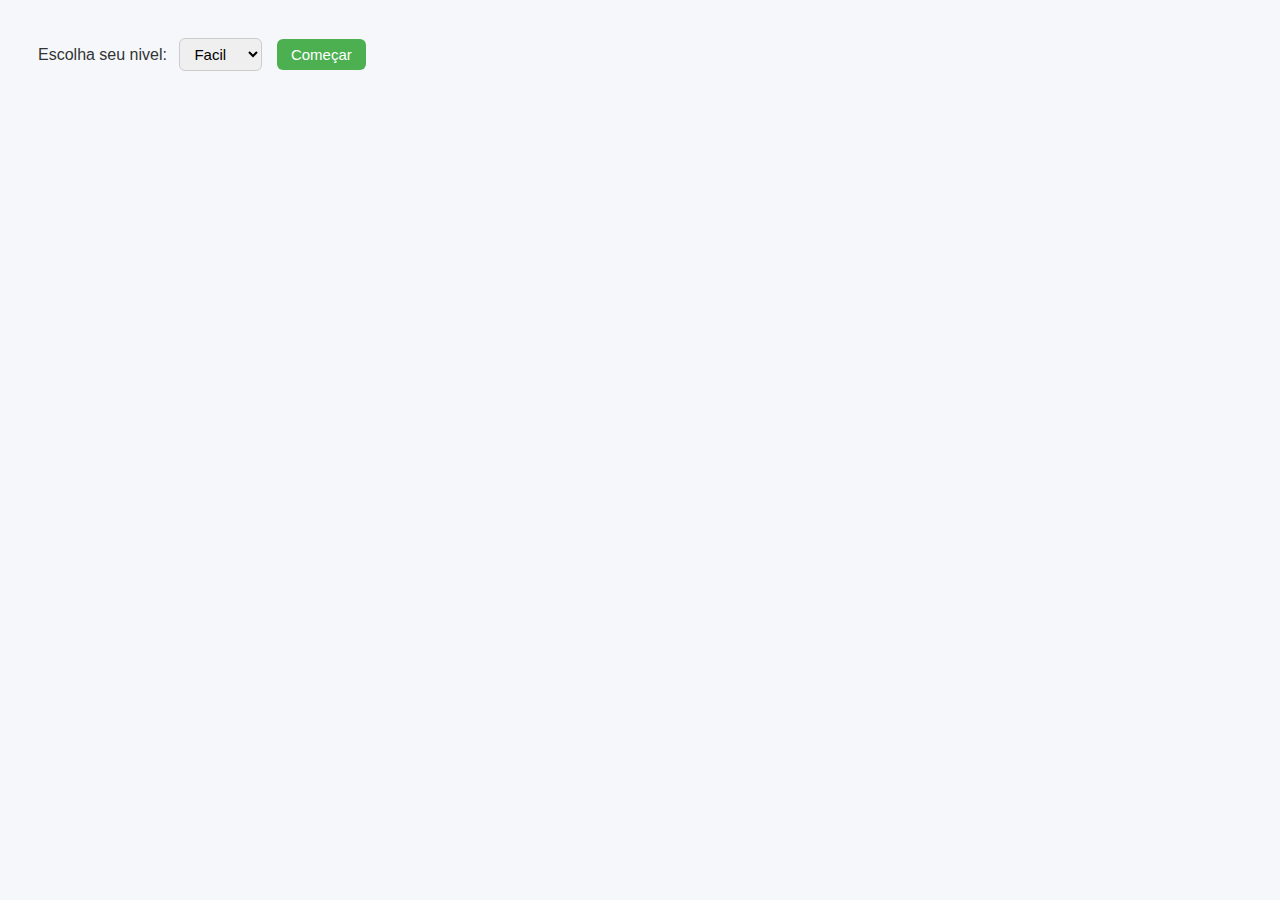
<file: MarioGame/index.html>
<!DOCTYPE html>
<html lang="pt-br">

<head>
    <meta charset="UTF-8">
    <meta name="viewport" content="width=device-width, initial-scale=1.0">
    <title>Mario Jogo</title>
    <script src="jogo.js"></script>
    <link rel="shortcut icon" href="Mario.png" type="image/x-icon">
    <link rel="stylesheet" href="style.css">
</head>

<body onresize="ajustaTela()">

    <label for="nivel" id="nivelabel">Escolha seu nivel:</label>
    <select id="nivel" name="niveis">
        <option value="n1">Facil</option>
        <option value="n2">Medio</option>
        <option value="n3">Dificil</option>
    </select>
    <input type="submit" value="Começar" id="comeca" onclick="inicioJogo()">
</body>

</html>
</file>
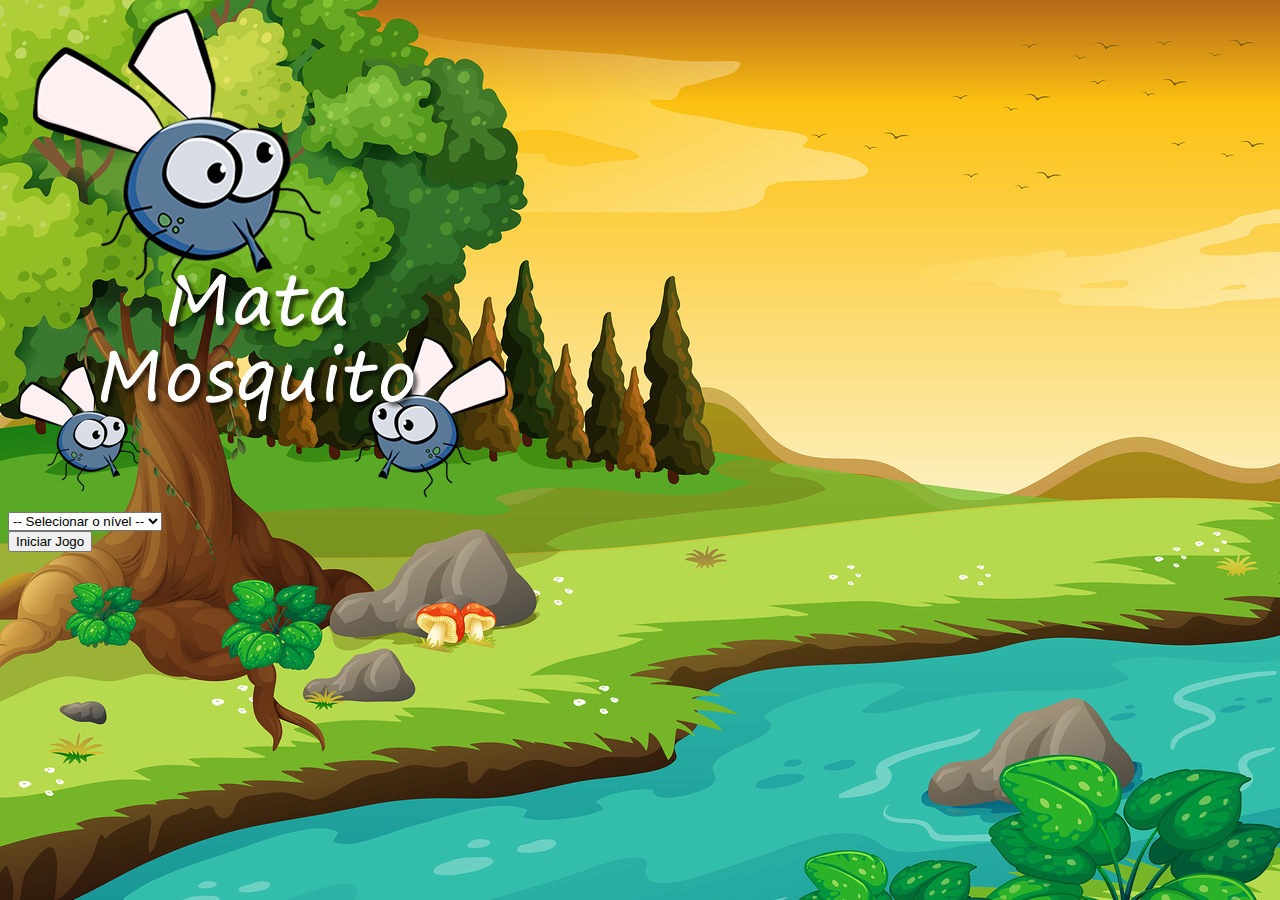
<file: MataMosca/app2/index.html>
<!doctype html>
<html lang="pt-br">

<head>
    <meta charset="utf-8">
    <meta name="viewport" content="width=device-width, initial-scale=1">
    <title>Mata Mosquito</title>
    <link href="https://cdn.jsdelivr.net/npm/bootstrap@5.3.8/dist/css/bootstrap.min.css" rel="stylesheet"
        integrity="sha384-sRIl4kxILFvY47J16cr9ZwB07vP4J8+LH7qKQnuqkuIAvNWLzeN8tE5YBujZqJLB" crossorigin="anonymous">
    <link rel="stylesheet" href="estilo.css">
    <link rel="shortcut icon" href="imagens/mosca.png" type="image/x-icon">
    <script>
        function iniciarJogo(){
            var nivel = document.getElementById('nivel').value

            if(nivel === '' || nivel == '----'){
                alert("Selecione um modo valido")
                return false
            }else{
                window.location.href = "jogo.html?" + nivel
            }
        }
    </script>
    <script src="jogo.js"></script>
</head>

<body>
    <div class="container">
        <div class="row">
            <div class="col">
                <div class="d-flex justify-content-center">
                    <img src="imagens/game.png" alt="">
                </div>
            </div>

        <div class="row">
            <div class="col">
                <div class="d-flex justify-content-center">
                    <div class="mb-2">
                        <select class="form-control" id="nivel">
                            <option value="----">-- Selecionar o nível --</option>
                            <option value="facil">Fácil</option>
                            <option value="medio">Médio</option>
                            <option value="dificl">Díficil</option>
                            <option value="impossivel">Impossível</option>
                        </select>
                    </div>
                </div>
            </div>
        </div>

        <div class="row">
            <div class="col">
                <div class="d-flex justify-content-center">
                    <button type="button" class="btn btn-danger btn-lg" onclick="iniciarJogo()">Iniciar Jogo</button>
                </div>
            </div>
        </div>
    </div>
</body>

</html>
</file>
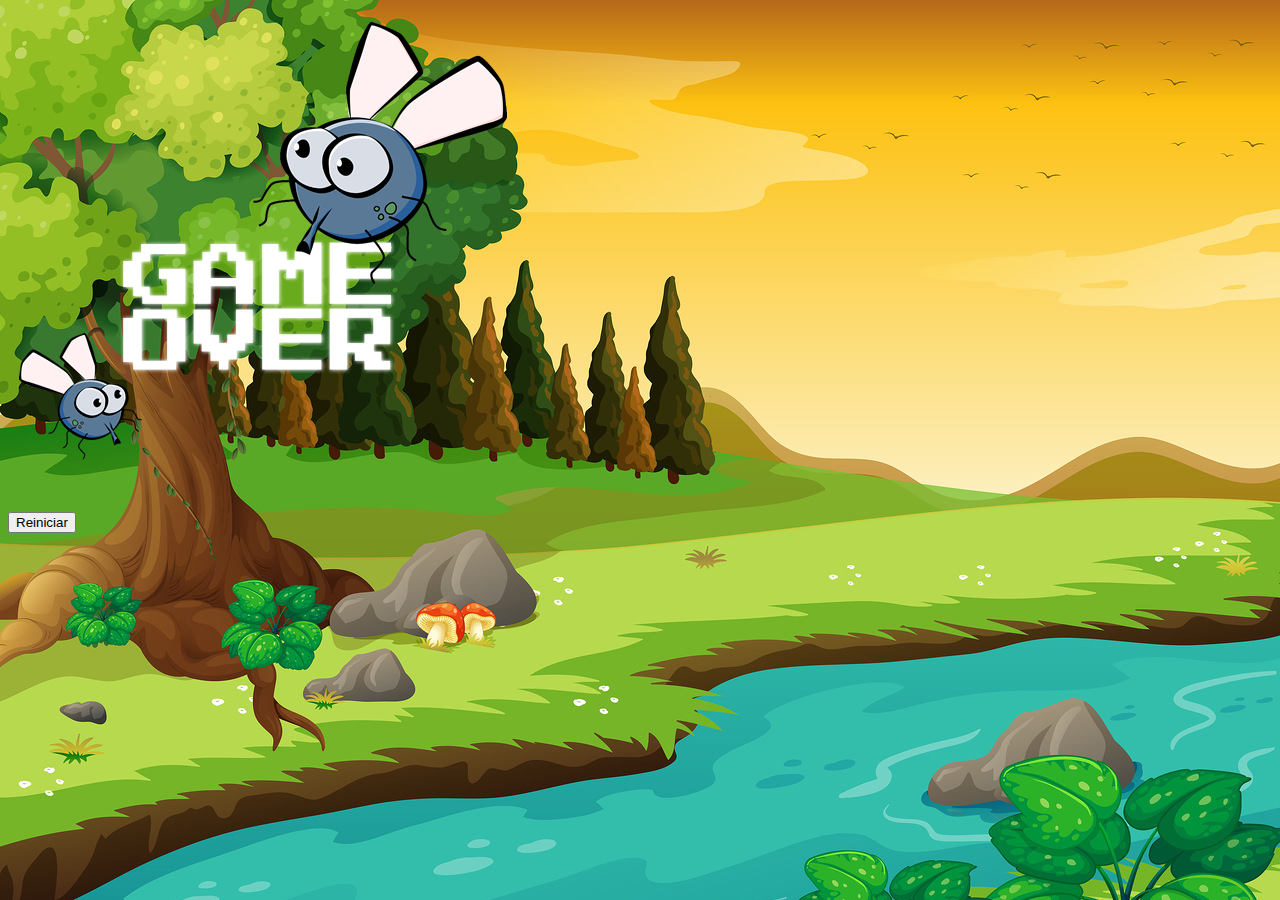
<file: MataMosca/app2/fim_jogo.html>
<!doctype html>
<html lang="pt-br">

<head>
    <meta charset="utf-8">
    <meta name="viewport" content="width=device-width, initial-scale=1">
    <title>GameOver</title>
    <link href="https://cdn.jsdelivr.net/npm/bootstrap@5.3.8/dist/css/bootstrap.min.css" rel="stylesheet"
        integrity="sha384-sRIl4kxILFvY47J16cr9ZwB07vP4J8+LH7qKQnuqkuIAvNWLzeN8tE5YBujZqJLB" crossorigin="anonymous">
    <link rel="stylesheet" href="estilo.css">
    <link rel="shortcut icon" href="imagens/mosca.png" type="image/x-icon">
    <script src="jogo.js"></script>
</head>

<body>
    <div class="container">
        <div class="row">
            <div class="col">
                <div class="d-flex justify-content-center">
                    <img src="imagens/game_over.png" alt="">
                </div>
            </div>

        <div class="row">
            <div class="col">
                <div class="d-flex justify-content-center">
                    <button type="button" class="btn btn-dark btn-lg" onclick="window.location.href = 'index.html'">Reiniciar</button>
                </div>
            </div>
        </div>
    </div>
</body>

</html>
</file>
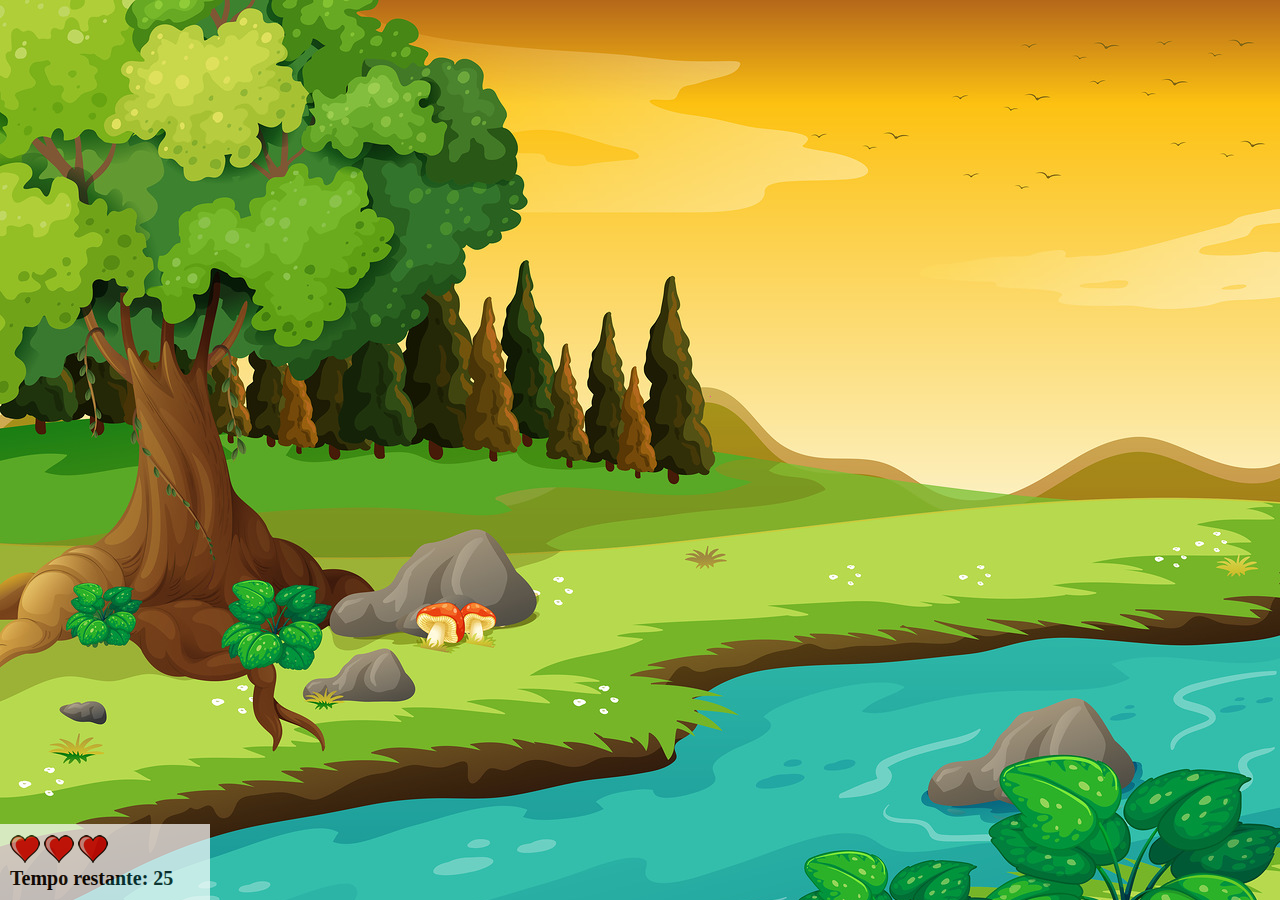
<file: MataMosca/app2/jogo.html>
<!DOCTYPE html>
<html lang="pt-br">
<head>
    <meta charset="UTF-8">
    <meta name="viewport" content="width=device-width, initial-scale=1.0">
    <script src="jogo.js"></script>
    <link rel="stylesheet" href="estilo.css">
    <link rel="shortcut icon" href="imagens/mosca.png" type="image/x-icon">
    <title>Mata Mosquito</title>
</head>
<body onresize="ajustaTamanho()">

    <div class="painel">
        <div class="vidas">
            <img id="v1" src="imagens/coracao_cheio.png" alt="">
            <img id="v2" src="imagens/coracao_cheio.png" alt="">
            <img id="v3" src="imagens/coracao_cheio.png" alt="">
        </div>

        <div class="cronometro">Tempo restante: <span id="cronometro"></span></div>
    </div>

    <script>
        document.getElementById('cronometro').innerHTML = tempo
        var criaMosca = setInterval(function(){
            posicaoRandomica()
        },criarMosquitoTempo)
    </script>
</body>
</html>
</file>
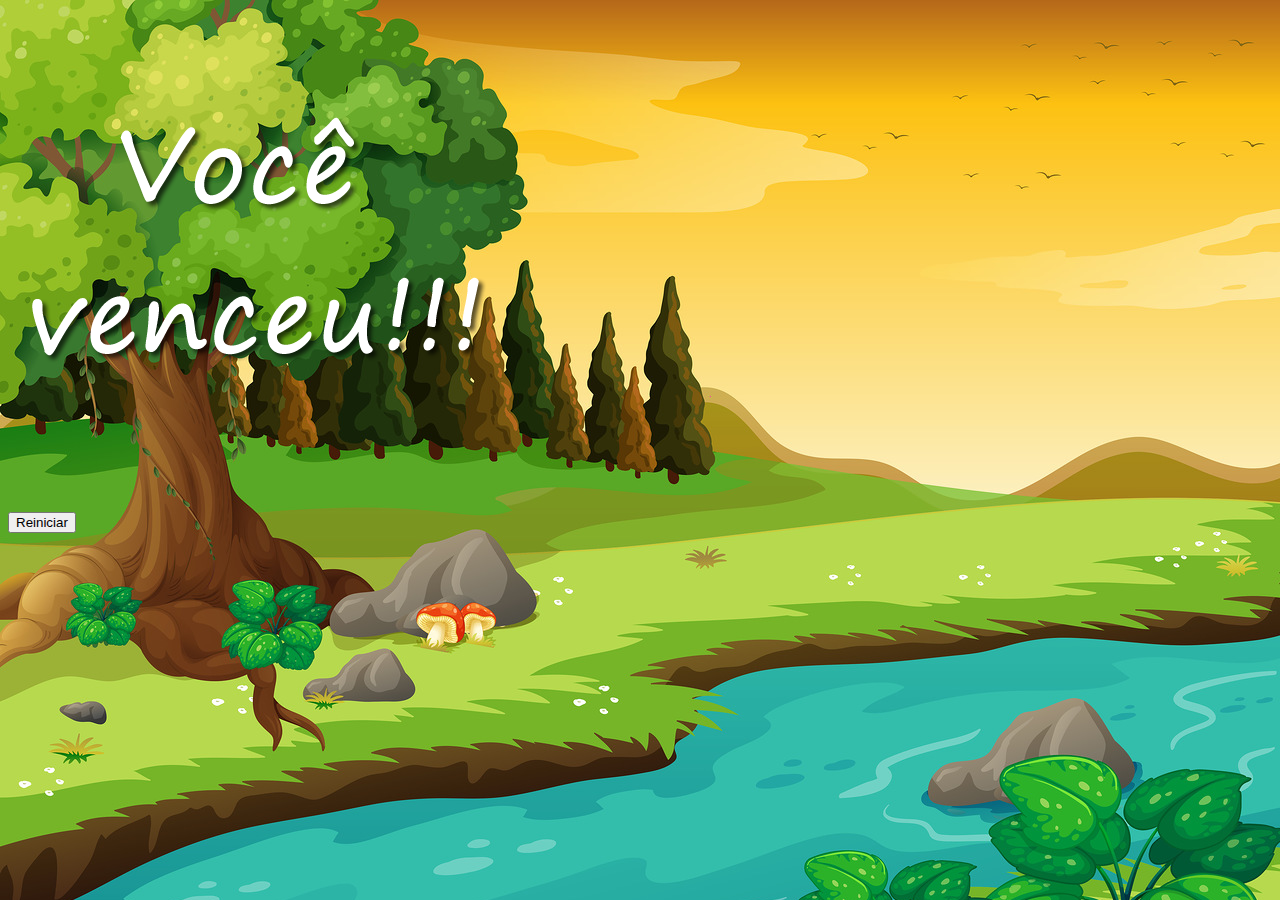
<file: MataMosca/app2/vitoria.html>
<!doctype html>
<html lang="pt-br">

<head>
    <meta charset="utf-8">
    <meta name="viewport" content="width=device-width, initial-scale=1">
    <title>Vitoria</title>
    <link href="https://cdn.jsdelivr.net/npm/bootstrap@5.3.8/dist/css/bootstrap.min.css" rel="stylesheet"
        integrity="sha384-sRIl4kxILFvY47J16cr9ZwB07vP4J8+LH7qKQnuqkuIAvNWLzeN8tE5YBujZqJLB" crossorigin="anonymous">
    <link rel="stylesheet" href="estilo.css">
    <link rel="shortcut icon" href="imagens/mosca.png" type="image/x-icon">
    <script src="jogo.js"></script>
</head>

<body>
    <div class="container">
        <div class="row">
            <div class="col">
                <div class="d-flex justify-content-center">
                    <img src="imagens/vitoria.png" alt="">
                </div>
            </div>

        <div class="row">
            <div class="col">
                <div class="d-flex justify-content-center">
                    <button type="button" class="btn btn-success btn-lg" onclick="window.location.href = 'index.html'">Reiniciar</button>
                </div>
            </div>
        </div>
    </div>
</body>

</html>
</file>
<file: MarioGame/style.css>
.mario1{
    height: 50px;
    width: 50px;
}

.mario2{
    height: 75px;
    width: 75px;
}

.mario3{
    height: 90px;
    width: 90px;
}

.ladoA{
    transform: scaleX(1);
}

.ladoB{
    transform: scaleX(-1);
}

body {
    font-family: Arial, Helvetica, sans-serif;
    background-color: #f5f7fa;
    padding: 30px;
}

/* Label */
label {
    font-size: 16px;
    color: #333;
    margin-right: 8px;
}

/* Select */
select {
    font-size: 15px;
    padding: 6px 10px;
    border-radius: 6px;
    border: 1px solid #ccc;
    margin-right: 10px;
}

/* Botão */
input[type="submit"] {
    font-size: 15px;
    padding: 7px 14px;
    border-radius: 6px;
    border: none;
    background-color: #4caf50;
    color: white;
    cursor: pointer;
}

input[type="submit"]:hover {
    background-color: #43a047;
}

/* Pergunta final */
#container {
    margin-top: 30px;
}

/* Input resposta */
#container input[type="text"] {
    padding: 6px 10px;
    font-size: 15px;
    border-radius: 6px;
    border: 1px solid #ccc;
}

/* Feedback */
#feedback {
    margin-top: 10px;
    font-size: 15px;
}
</file>
<file: MataMosca/app2/estilo.css>
html{
    cursor: url(imagens/mata_mosca.png) 30 30, auto;
}

body{
    background-image: url(imagens/bg.jpg);
    background-size: 100%;
    background-repeat: no-repeat;
}

.mosquito1{
    height: 50px;
    width: 50px;
}

.mosquito2{
    height: 75px;
    width: 75px;
}

.mosquito3{
    height: 90px;
    width: 90px;
}

.ladoA{
    transform: scaleX(1);
}

.ladoB{
    transform: scaleX(-1);
}

.painel{
    position: absolute;
    width: 190px;
    padding: 10px;
    left: 0px;
    bottom: 0px;
    border-top: solid 1px white;
    background-color: white;
    opacity: 0.7;
}

.vidas{
    float: left;
}

.cronometro{
    float: left;
    font-size: 20px;
    font-weight: bold;
}
</file>
